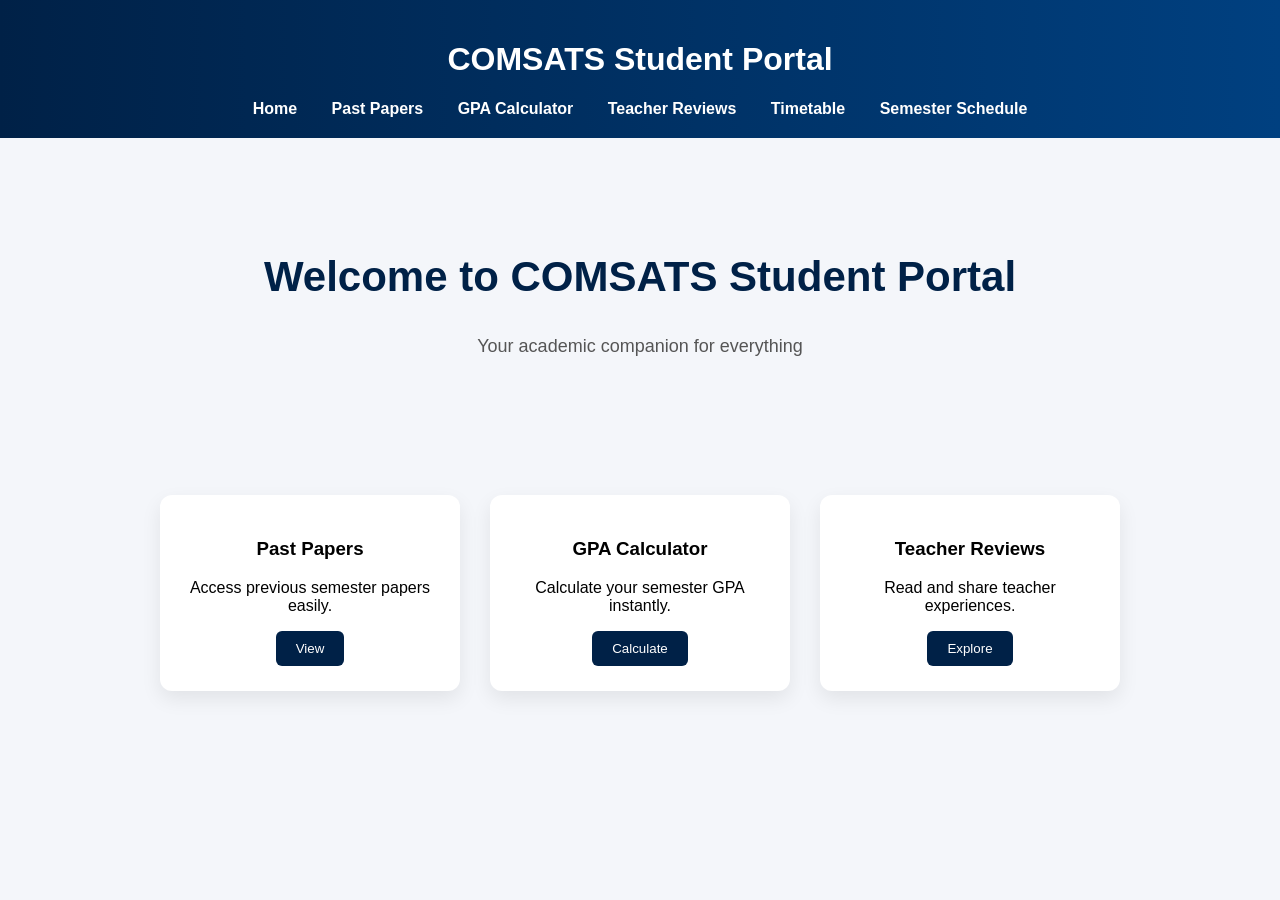
<file: index.html>
<!DOCTYPE html>
<html>
<head>
    <title>COMSATS Student Portal</title>
    <meta name="viewport" content="width=device-width, initial-scale=1.0">
    <link rel="stylesheet" href="css/style.css">
</head>
<body>

    <header>
        <h1>COMSATS Student Portal</h1>
        <nav>
            <a href="index.html">Home</a>
            <a href="pastpapers.html">Past Papers</a>
            <a href="gpa.html">GPA Calculator</a>
            <a href="reviews.html">Teacher Reviews</a>
            <a href="timetable.html">Timetable</a>
            <a href="schedule.html">Semester Schedule</a>
        </nav>
    </header>

    <section class="hero">
    <h2>Welcome to COMSATS Student Portal</h2>
    <p>Your academic companion for everything</p>
</section>

<div class="card-container">
    <div class="card">
        <h3>Past Papers</h3>
        <p>Access previous semester papers easily.</p>
        <a href="pastpapers.html"><button>View</button></a>
    </div>

    <div class="card">
        <h3>GPA Calculator</h3>
        <p>Calculate your semester GPA instantly.</p>
        <a href="gpa.html"><button>Calculate</button></a>
    </div>

    <div class="card">
        <h3>Teacher Reviews</h3>
        <p>Read and share teacher experiences.</p>
        <a href="reviews.html"><button>Explore</button></a>
    </div>
</div>

</body>
</html>
</file>
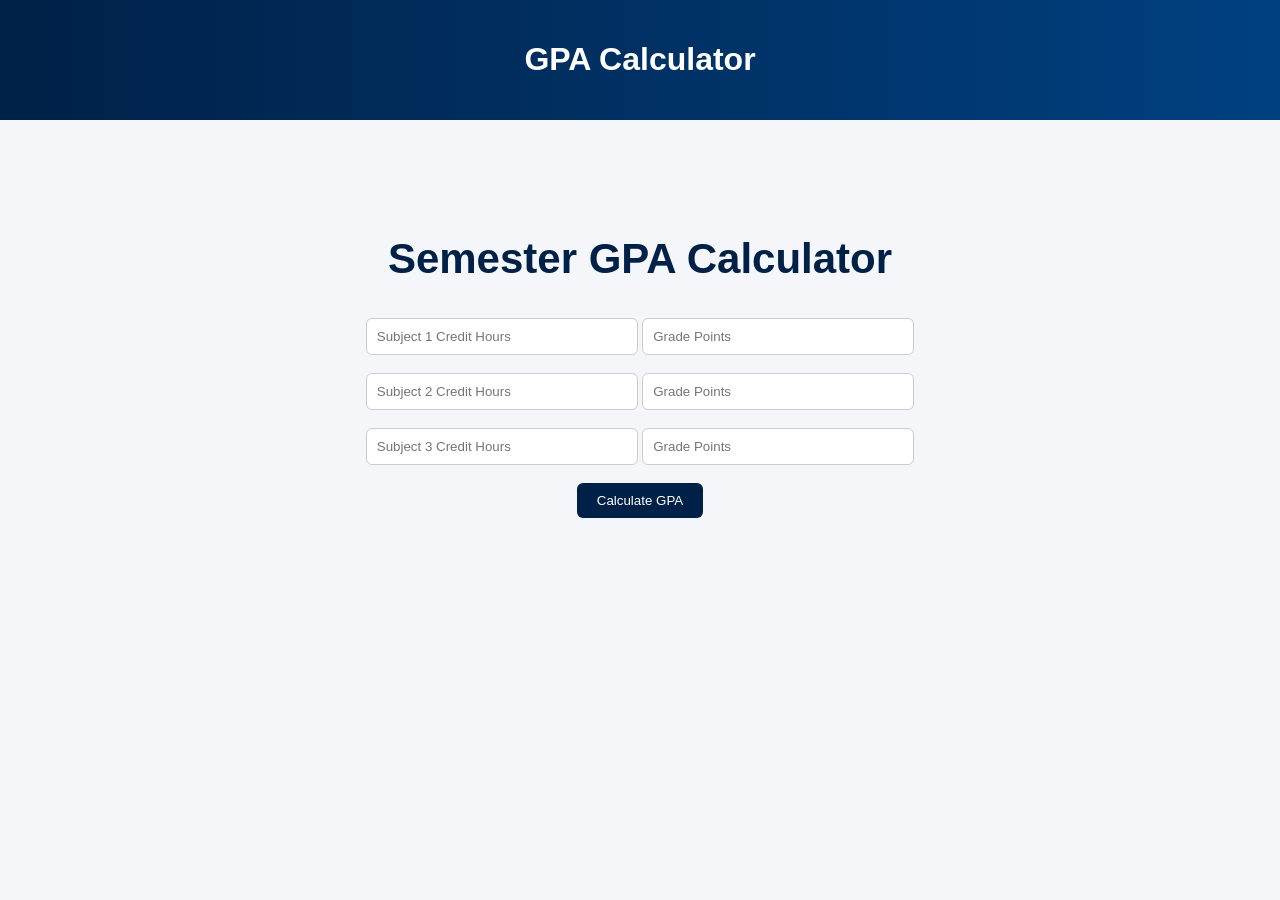
<file: gpa.html>
<!DOCTYPE html>
<html>
<head>
    <title>GPA Calculator</title>
    <meta name="viewport" content="width=device-width, initial-scale=1.0">
    <link rel="stylesheet" href="css/style.css">
</head>
<body>

<header>
    <h1>GPA Calculator</h1>
</header>

<section class="hero">
    <h2>Semester GPA Calculator</h2>

    <input type="number" id="c1" placeholder="Subject 1 Credit Hours">
    <input type="number" id="g1" placeholder="Grade Points"><br><br>

    <input type="number" id="c2" placeholder="Subject 2 Credit Hours">
    <input type="number" id="g2" placeholder="Grade Points"><br><br>

    <input type="number" id="c3" placeholder="Subject 3 Credit Hours">
    <input type="number" id="g3" placeholder="Grade Points"><br><br>

    <button onclick="calculateGPA()">Calculate GPA</button>

    <h3 id="result"></h3>
</section>

<script>
function calculateGPA() {

    let c1 = parseFloat(document.getElementById("c1").value) || 0;
    let g1 = parseFloat(document.getElementById("g1").value) || 0;

    let c2 = parseFloat(document.getElementById("c2").value) || 0;
    let g2 = parseFloat(document.getElementById("g2").value) || 0;

    let c3 = parseFloat(document.getElementById("c3").value) || 0;
    let g3 = parseFloat(document.getElementById("g3").value) || 0;

    let totalCredits = c1 + c2 + c3;

    if(totalCredits === 0){
        document.getElementById("result").innerHTML = "Enter valid data!";
        return;
    }

    let totalPoints = (c1*g1) + (c2*g2) + (c3*g3);

    let gpa = totalPoints / totalCredits;

    document.getElementById("result").innerHTML =
        "Your GPA is: " + gpa.toFixed(2);
}
</script>

</body>
</html>
</file>
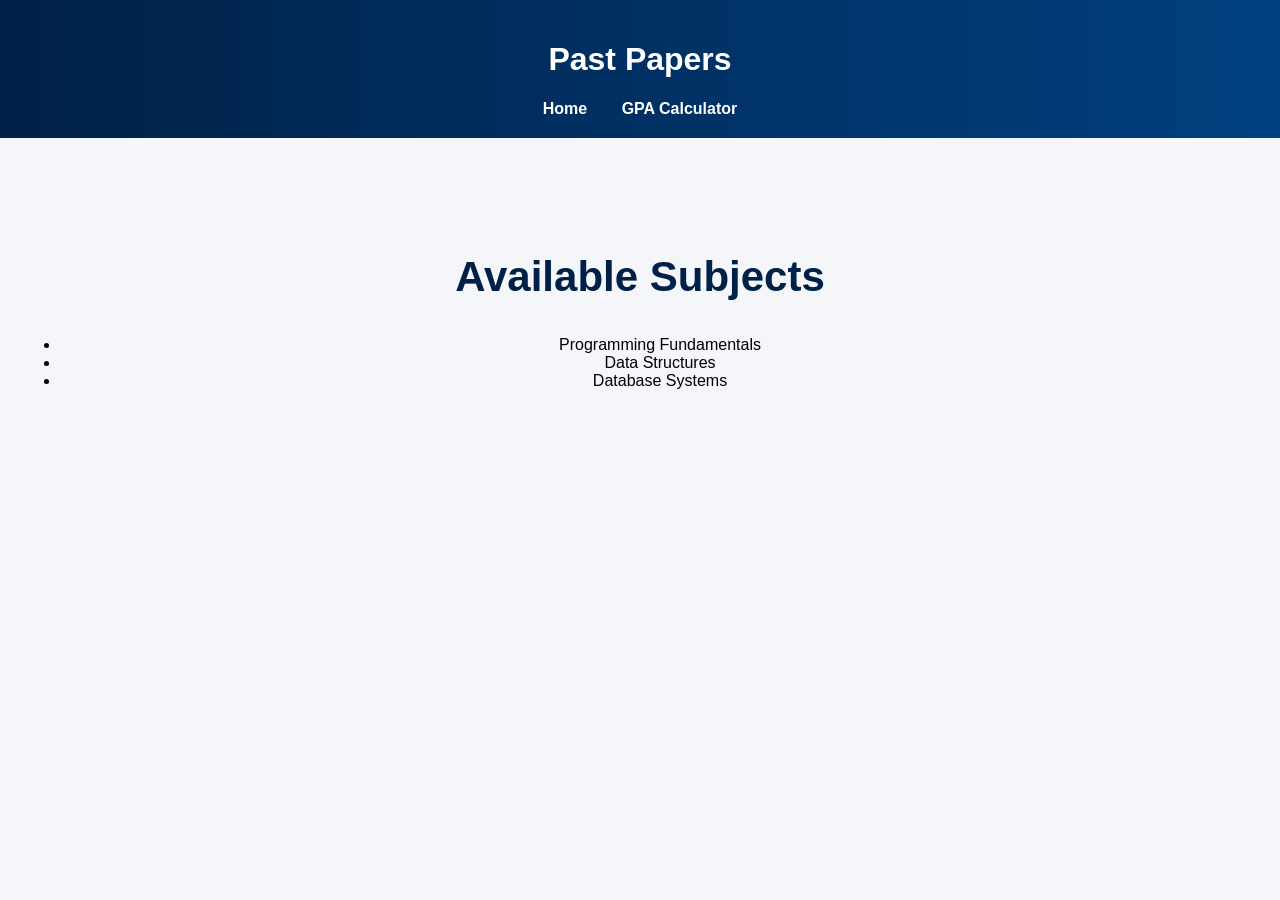
<file: pastpapers.html>
<!DOCTYPE html>
<html>
<head>
    <title>Past Papers</title>
    <meta name="viewport" content="width=device-width, initial-scale=1.0">
    <link rel="stylesheet" href="css/style.css">
</head>
<body>

<header>
    <h1>Past Papers</h1>
    <nav>
        <a href="index.html">Home</a>
        <a href="gpa.html">GPA Calculator</a>
    </nav>
</header>

<section class="hero">
    <h2>Available Subjects</h2>
    <ul>
        <li>Programming Fundamentals</li>
        <li>Data Structures</li>
        <li>Database Systems</li>
    </ul>
</section>

</body>
</html>
</file>
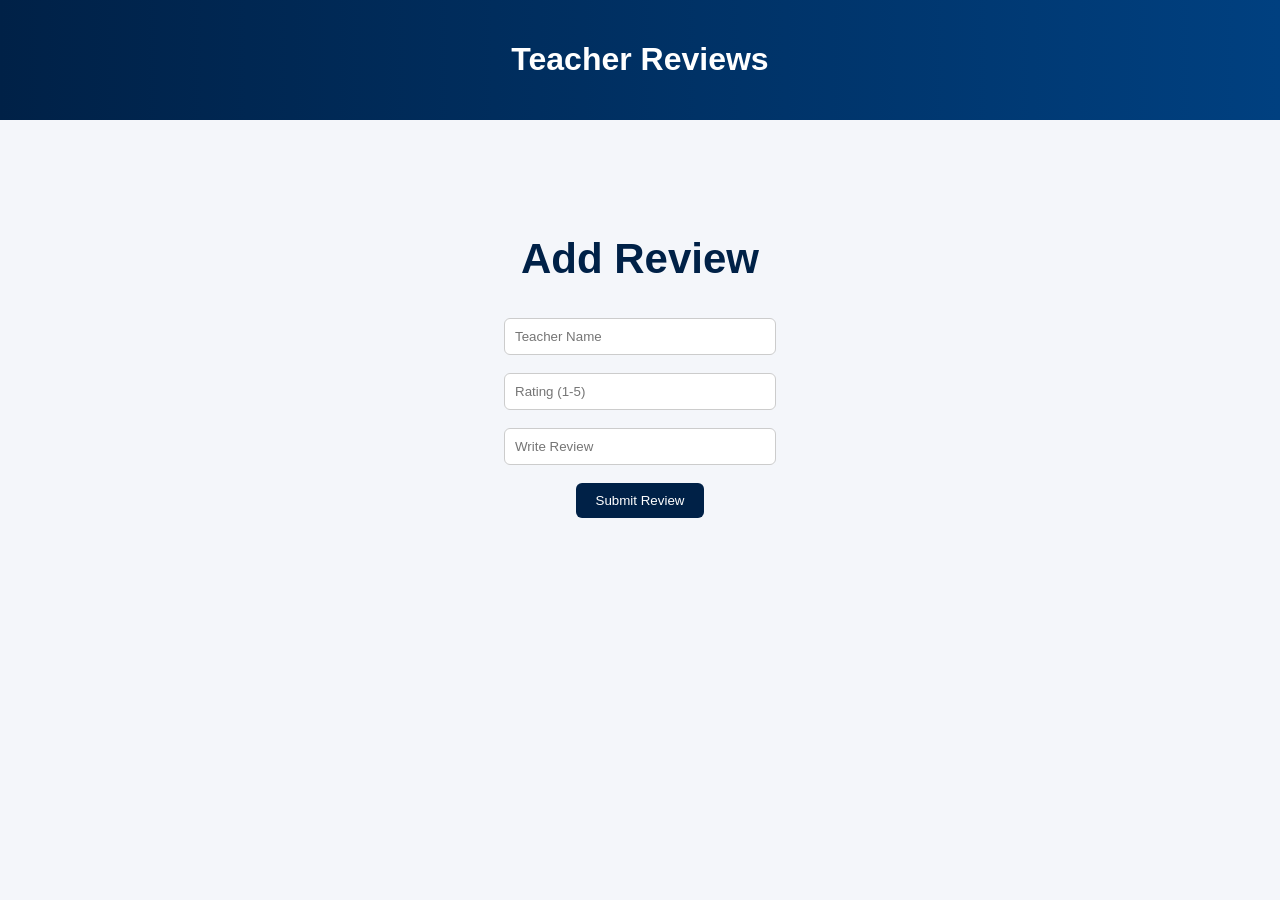
<file: reviews.html>
<!DOCTYPE html>
<html>
<head>
    <title>Teacher Reviews</title>
    <meta name="viewport" content="width=device-width, initial-scale=1.0">
    <link rel="stylesheet" href="css/style.css">
</head>
<body>

<header>
    <h1>Teacher Reviews</h1>
</header>

<section class="hero">

    <h2>Add Review</h2>

    <input type="text" id="teacher" placeholder="Teacher Name"><br><br>
    <input type="number" id="rating" placeholder="Rating (1-5)"><br><br>
    <input type="text" id="review" placeholder="Write Review"><br><br>

    <button onclick="addReview()">Submit Review</button>

</section>

<div class="card-container" id="reviewContainer">

</div>

<script src="js/script.js"></script>
<script>
showReviews();
</script>
</body>
</html>
</file>
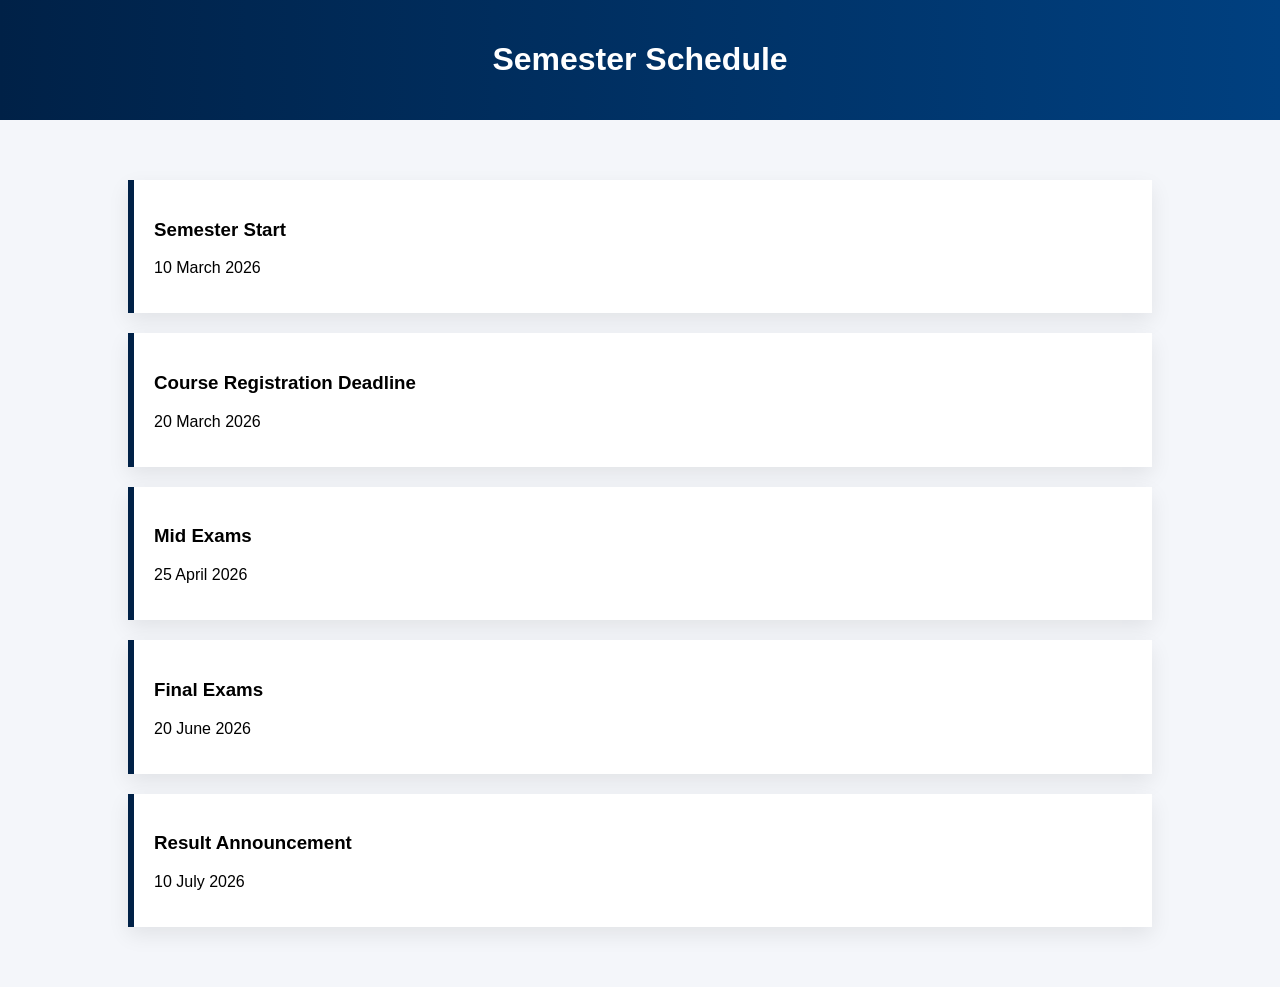
<file: schedule.html>
<!DOCTYPE html>
<html>
<head>
<title>Semester Schedule</title>
<meta name="viewport" content="width=device-width, initial-scale=1.0">
<link rel="stylesheet" href="css/style.css">
</head>
<body>

<header>
<h1>Semester Schedule</h1>
</header>

<section class="timeline">

<div class="event">
<h3>Semester Start</h3>
<p>10 March 2026</p>
</div>

<div class="event">
<h3>Course Registration Deadline</h3>
<p>20 March 2026</p>
</div>

<div class="event">
<h3>Mid Exams</h3>
<p>25 April 2026</p>
</div>

<div class="event">
<h3>Final Exams</h3>
<p>20 June 2026</p>
</div>

<div class="event">
<h3>Result Announcement</h3>
<p>10 July 2026</p>
</div>

</section>

</body>
</html>
</file>
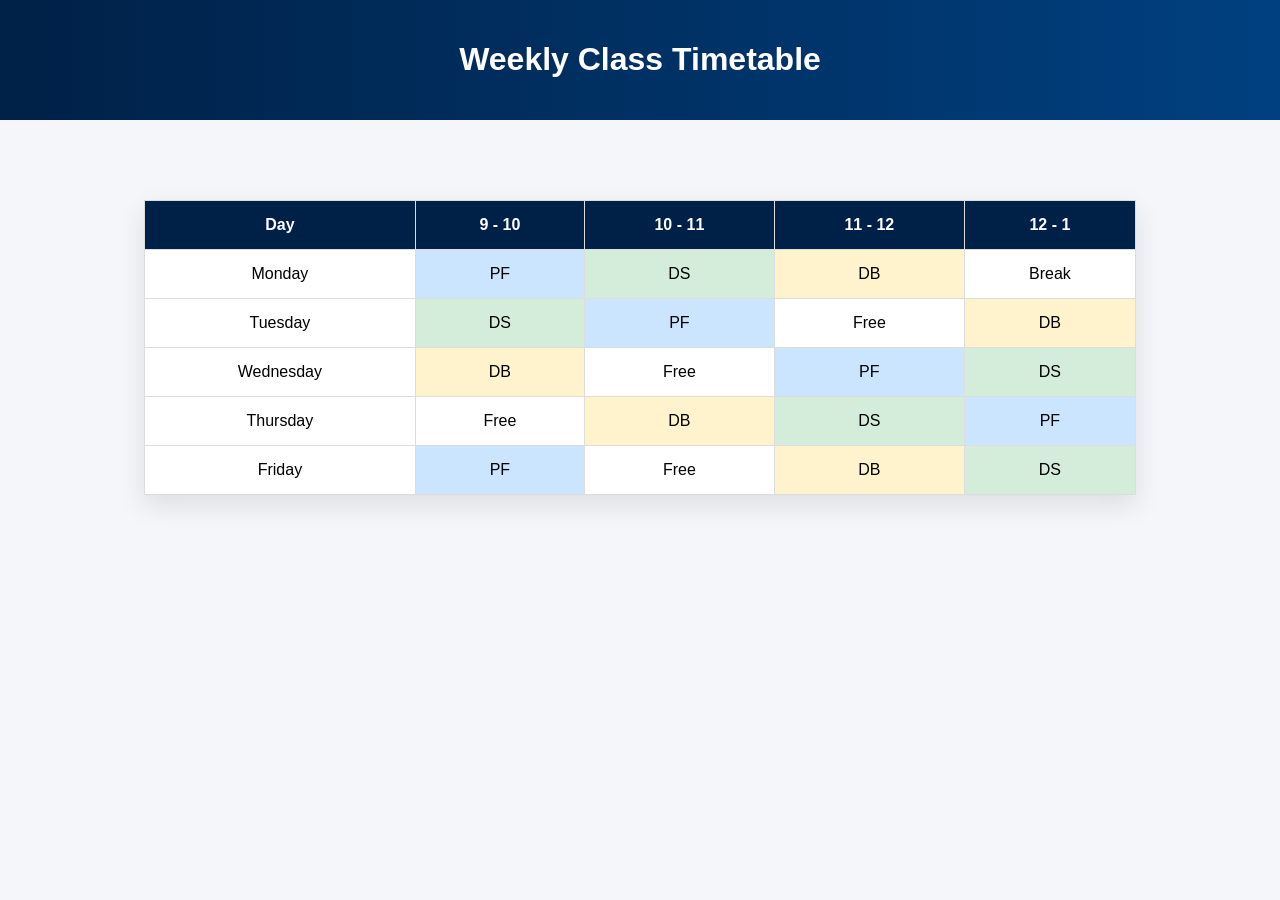
<file: timetable.html>
<!DOCTYPE html>
<html>
<head>
    <title>Class Timetable</title>
    <meta name="viewport" content="width=device-width, initial-scale=1.0">
    <link rel="stylesheet" href="css/style.css">
</head>
<body>

<header>
    <h1>Weekly Class Timetable</h1>
</header>

<section class="hero">

<table class="timetable">

<tr>
<th>Day</th>
<th>9 - 10</th>
<th>10 - 11</th>
<th>11 - 12</th>
<th>12 - 1</th>
</tr>

<tr>
<td>Monday</td>
<td class="pf">PF</td>
<td class="ds">DS</td>
<td class="db">DB</td>
<td>Break</td>
</tr>

<tr>
<td>Tuesday</td>
<td class="ds">DS</td>
<td class="pf">PF</td>
<td>Free</td>
<td class="db">DB</td>
</tr>

<tr>
<td>Wednesday</td>
<td class="db">DB</td>
<td>Free</td>
<td class="pf">PF</td>
<td class="ds">DS</td>
</tr>

<tr>
<td>Thursday</td>
<td>Free</td>
<td class="db">DB</td>
<td class="ds">DS</td>
<td class="pf">PF</td>
</tr>

<tr>
<td>Friday</td>
<td class="pf">PF</td>
<td>Free</td>
<td class="db">DB</td>
<td class="ds">DS</td>
</tr>

</table>

</section>

</body>
</html>
</file>
<file: css/style.css>
body {
    margin: 0;
    font-family: 'Segoe UI', sans-serif;
    background-color: #f4f6fa;
}

/* HEADER */
header {
    background: linear-gradient(90deg, #002147, #004080);
    color: white;
    padding: 20px 0;
    text-align: center;
}

nav {
    margin-top: 10px;
}

nav a {
    color: white;
    margin: 0 15px;
    text-decoration: none;
    font-weight: 600;
    transition: 0.3s;
}

nav a:hover {
    color: #00c3ff;
}

/* HERO SECTION */
.hero {
    text-align: center;
    padding: 80px 20px;
}

.hero h2 {
    font-size: 42px;
    color: #002147;
}

.hero p {
    color: #555;
    font-size: 18px;
}

/* CARD STYLE */
.card-container {
    display: flex;
    justify-content: center;
    flex-wrap: wrap;
    gap: 30px;
    padding: 40px;
}

.card {
    background: white;
    padding: 25px;
    width: 250px;
    border-radius: 12px;
    box-shadow: 0 8px 20px rgba(0,0,0,0.08);
    text-align: center;
    transition: 0.3s;
}

.card:hover {
    transform: translateY(-10px);
}

button {
    background-color: #002147;
    color: white;
    border: none;
    padding: 10px 20px;
    border-radius: 6px;
    cursor: pointer;
}

button:hover {
    background-color: #004080;
}

input {
    padding: 10px;
    width: 250px;
    border-radius: 6px;
    border: 1px solid #ccc;
}

.timetable {
    margin: auto;
    border-collapse: collapse;
    width: 80%;
    background: white;
    box-shadow: 0 10px 25px rgba(0,0,0,0.1);
}

.timetable th, .timetable td {
    border: 1px solid #ddd;
    padding: 15px;
    text-align: center;
}

.timetable th {
    background-color: #002147;
    color: white;
}

.timetable tr:hover {
    background-color: #f1f1f1;
}

/* SUBJECT COLORS */
.pf {
    background-color: #cce5ff;
}

.ds {
    background-color: #d4edda;
}

.db {
    background-color: #fff3cd;
}


/* MOBILE RESPONSIVE */

@media (max-width: 768px){

    nav a{
        display: block;
        margin: 10px 0;
    }

    .card-container{
        flex-direction: column;
        align-items: center;
    }

    .card{
        width: 90%;
    }

    .hero h2{
        font-size: 28px;
    }

    input{
        width: 90%;
    }

    .timetable{
        width: 95%;
        font-size: 12px;
    }

    .timetable th,
    .timetable td{
        padding: 8px;
    }

}

.timeline{
    width: 80%;
    margin: auto;
    padding: 40px 0;
}

.event{
    background: white;
    padding: 20px;
    margin: 20px 0;
    border-left: 6px solid #002147;
    box-shadow: 0 8px 20px rgba(0,0,0,0.08);
    transition: 0.3s;
}

.event:hover{
    transform: translateX(10px);
}
</file>
